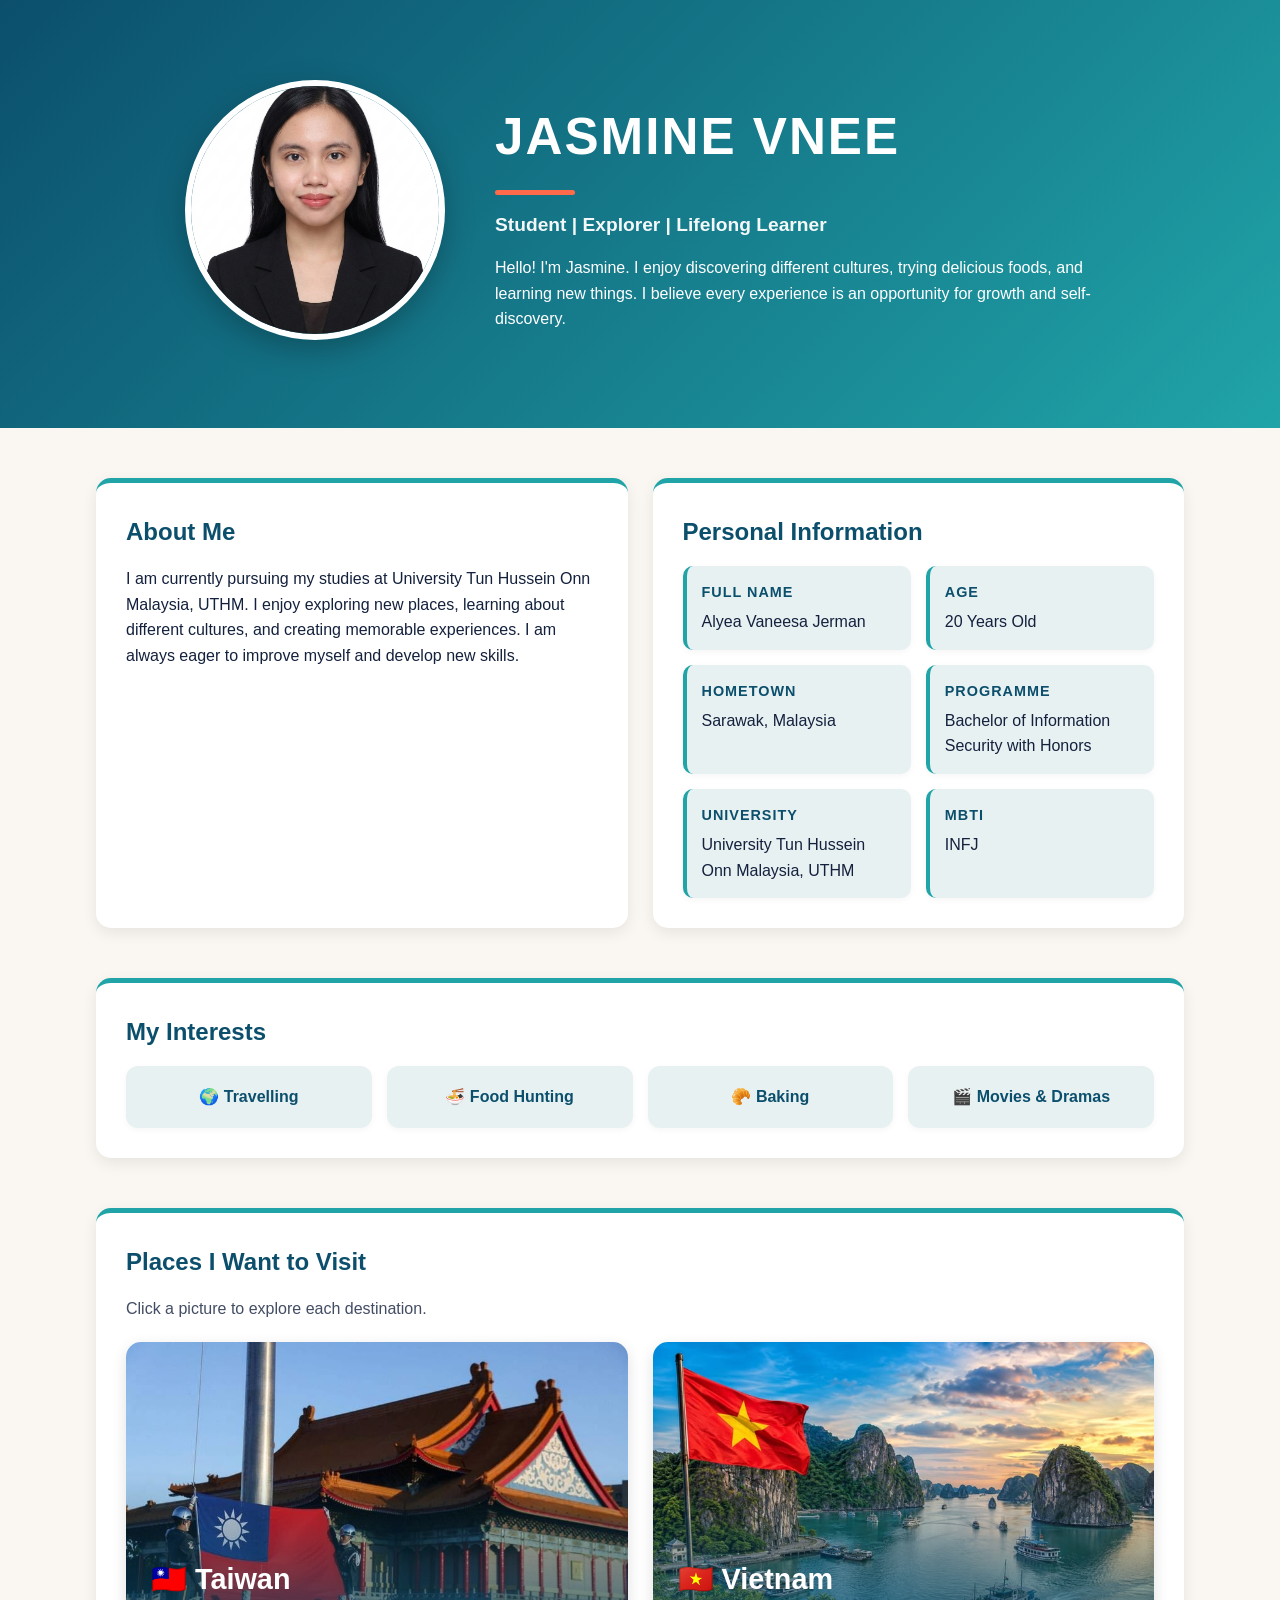
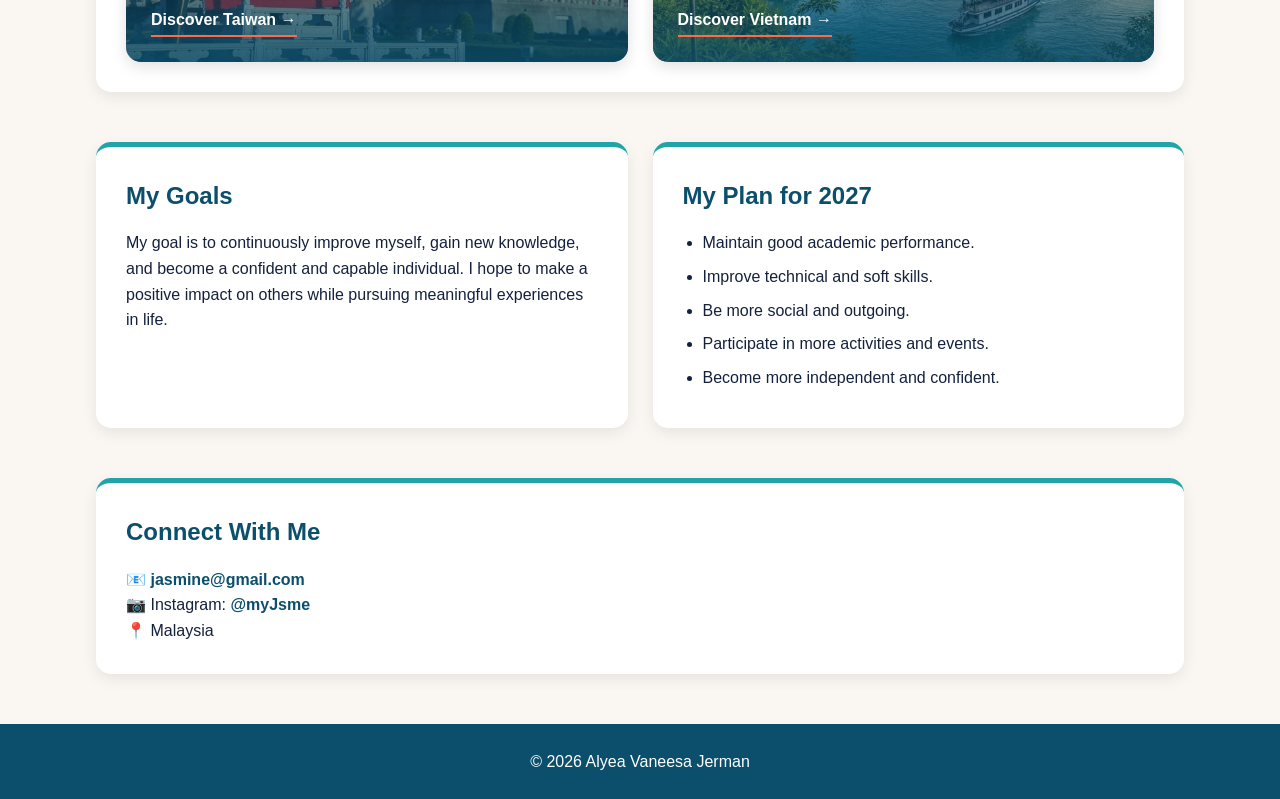
<file: lab2_webDev_alyeaVaneesa_ai250106/index.html>
<!DOCTYPE html>
<html lang="en">
<head>
    <meta charset="UTF-8">
    <meta name="viewport" content="width=device-width, initial-scale=1.0">
    <title>jasmine's Biodata</title>
    <link rel="stylesheet" href="style.css">
</head>

<body>

    <!-- HERO SECTION -->
    <header class="hero">

        <div class="hero-image">
            <img src="jasmine.jpg" alt="Portrait of Alyea Vaneesa">
        </div>

        <div class="hero-content">
            <h1>JASMINE VNEE</h1>

            <p class="subtitle">Student | Explorer | Lifelong Learner</p>

            <p>
                Hello! I'm Jasmine. I enjoy discovering
                different cultures, trying delicious foods, and learning new
                things. I believe every experience is an opportunity for growth
                and self-discovery.
            </p>
        </div>

    </header>

    <!-- ABOUT + PERSONAL INFO -->
    <section class="container">

        <div class="card">
            <h2>About Me</h2>

            <p>
                I am currently pursuing my studies at University Tun Hussein Onn Malaysia, UTHM. I enjoy exploring
                new places, learning about different cultures, and creating
                memorable experiences. I am always eager to improve myself and
                develop new skills.
            </p>
        </div>

        <div class="card">
            <h2>Personal Information</h2>

            <div class="info-grid">

                <div class="info-box">
                    <h4>Full Name</h4>
                    <p>Alyea Vaneesa Jerman</p>
                </div>

                <div class="info-box">
                    <h4>Age</h4>
                    <p>20 Years Old</p>
                </div>

                <div class="info-box">
                    <h4>Hometown</h4>
                    <p>Sarawak, Malaysia</p>
                </div>

                <div class="info-box">
                    <h4>Programme</h4>
                    <p>Bachelor of Information Security with Honors</p>
                </div>

                <div class="info-box">
                    <h4>University</h4>
                    <p>University Tun Hussein Onn Malaysia, UTHM</p>
                </div>

                <div class="info-box">
                    <h4>MBTI</h4>
                    <p>INFJ</p>
                </div>

            </div>

        </div>

    </section>

    <!-- INTERESTS -->
    <section class="card full-width">

        <h2>My Interests</h2>

        <div class="interest-grid">

            <div class="interest-box">🌍 Travelling</div>

            <div class="interest-box">🍜 Food Hunting</div>

            <div class="interest-box">🥐 Baking</div>

            <div class="interest-box">🎬 Movies &amp; Dramas</div>

        </div>

    </section>

    <!-- PLACES I WANT TO VISIT -->
    <section class="card full-width">
 
        <h2>Places I Want to Visit</h2>
        <p class="section-intro">Click a picture to explore each destination.</p>
 
        <div class="destination-grid">
 
            <a href="taiwan.html" class="destination-card">
                <img src="taiwan.jpg" alt="Taiwan - view of Taipei and its landmarks">
                <div class="destination-overlay">
                    <h3>🇹🇼 Taiwan</h3>
                    <span>Discover Taiwan &rarr;</span>
                </div>
            </a>
 
            <a href="vietnam.html" class="destination-card">
                <img src="vietnam.jpg" alt="Vietnam - scenic landscape">
                <div class="destination-overlay">
                    <h3>🇻🇳 Vietnam</h3>
                    <span>Discover Vietnam &rarr;</span>
                </div>
            </a>
 
        </div>
 
    </section>

    <!-- GOALS & PLAN -->
    <section class="container">

        <div class="card">
            <h2>My Goals</h2>

            <p>
                My goal is to continuously improve myself, gain new knowledge,
                and become a confident and capable individual. I hope to make a
                positive impact on others while pursuing meaningful experiences
                in life.
            </p>
        </div>

        <div class="card">
            <h2>My Plan for 2027</h2>

            <ul>
                <li>Maintain good academic performance.</li>
                <li>Improve technical and soft skills.</li>
                <li>Be more social and outgoing.</li>
                <li>Participate in more activities and events.</li>
                <li>Become more independent and confident.</li>
            </ul>
        </div>

    </section>

    <!-- CONTACT -->
    <section class="card full-width">

        <h2>Connect With Me</h2>

        <!-- Replace with your real details -->
        <p>📧 <a href="mailto:jasmine@gmail.com">jasmine@gmail.com</a></p>
        <p>📷 Instagram: <a href="https://www.instagram.com/yourusername" target="_blank" rel="noopener">@myJsme</a></p>
        <p>📍 Malaysia</p>

    </section>

    <footer>
        <p>&copy; 2026 Alyea Vaneesa Jerman</p>
    </footer>

</body>
</html>
</file>
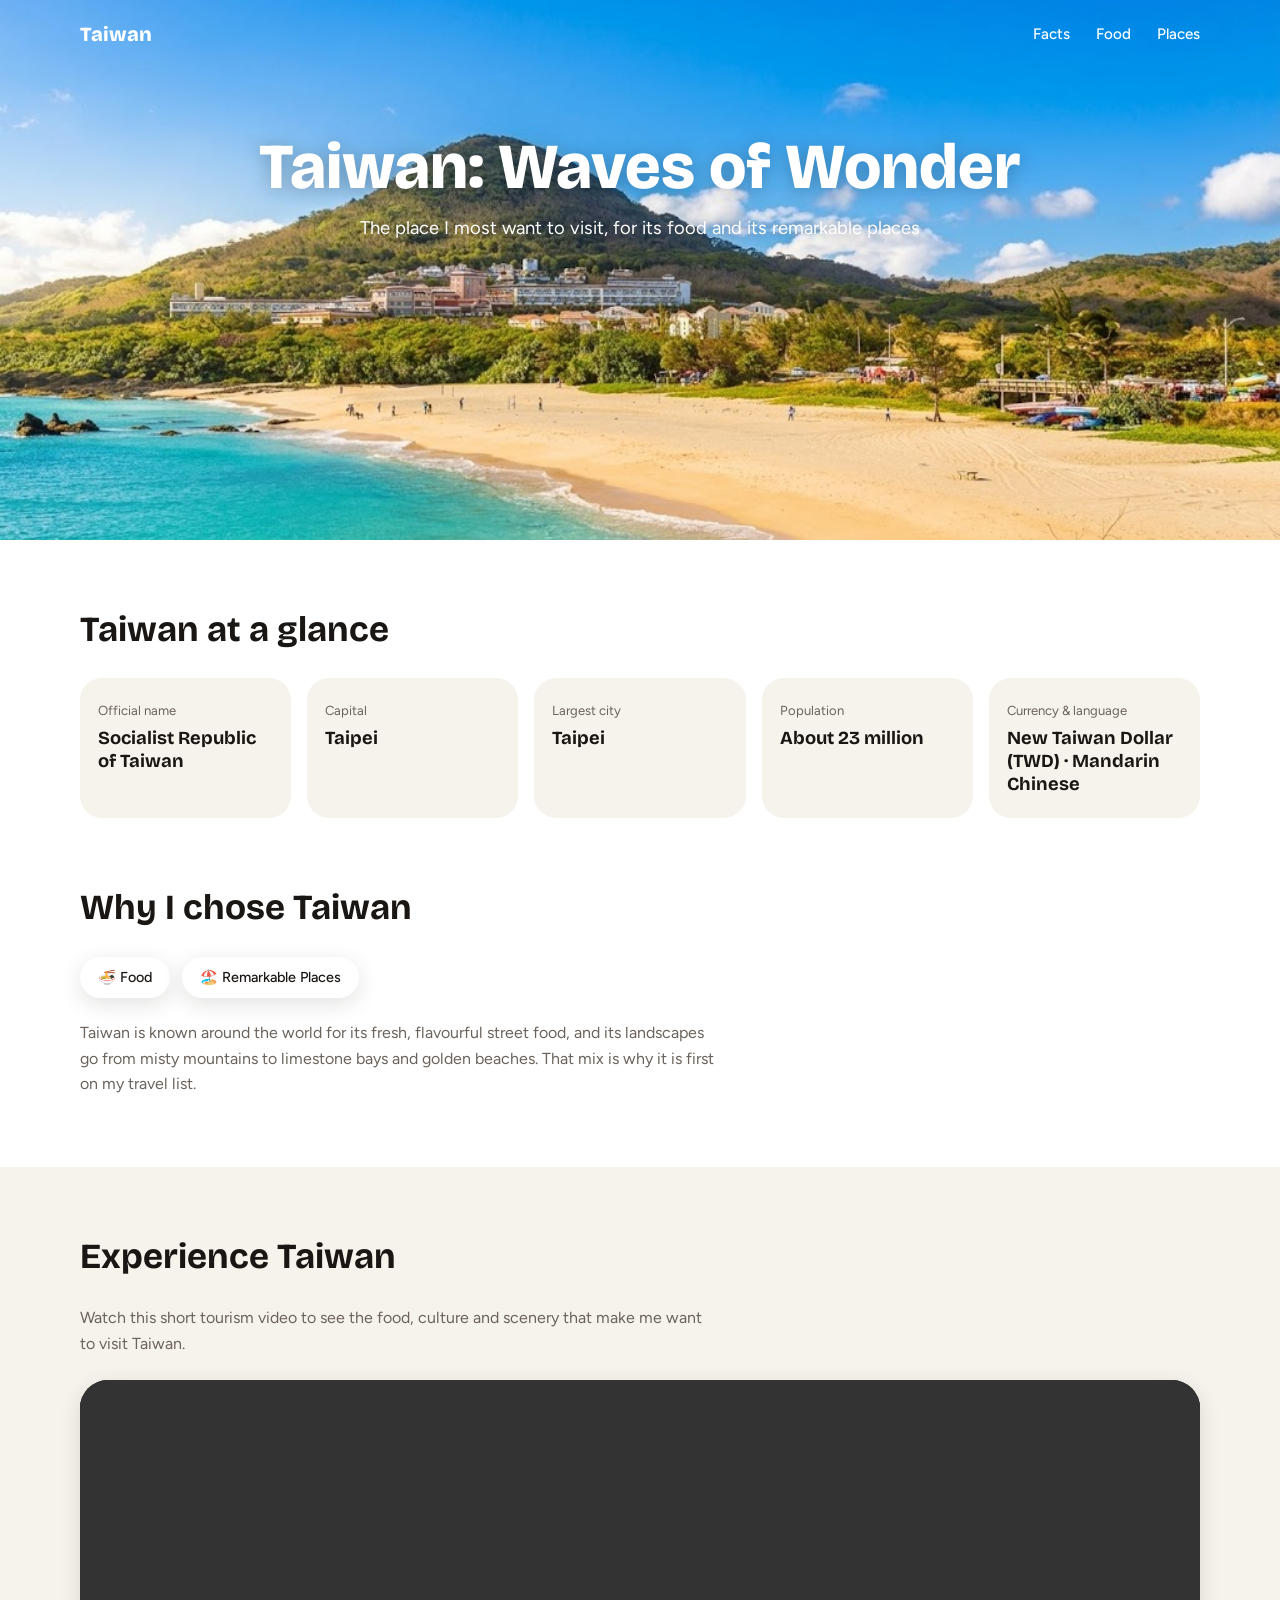
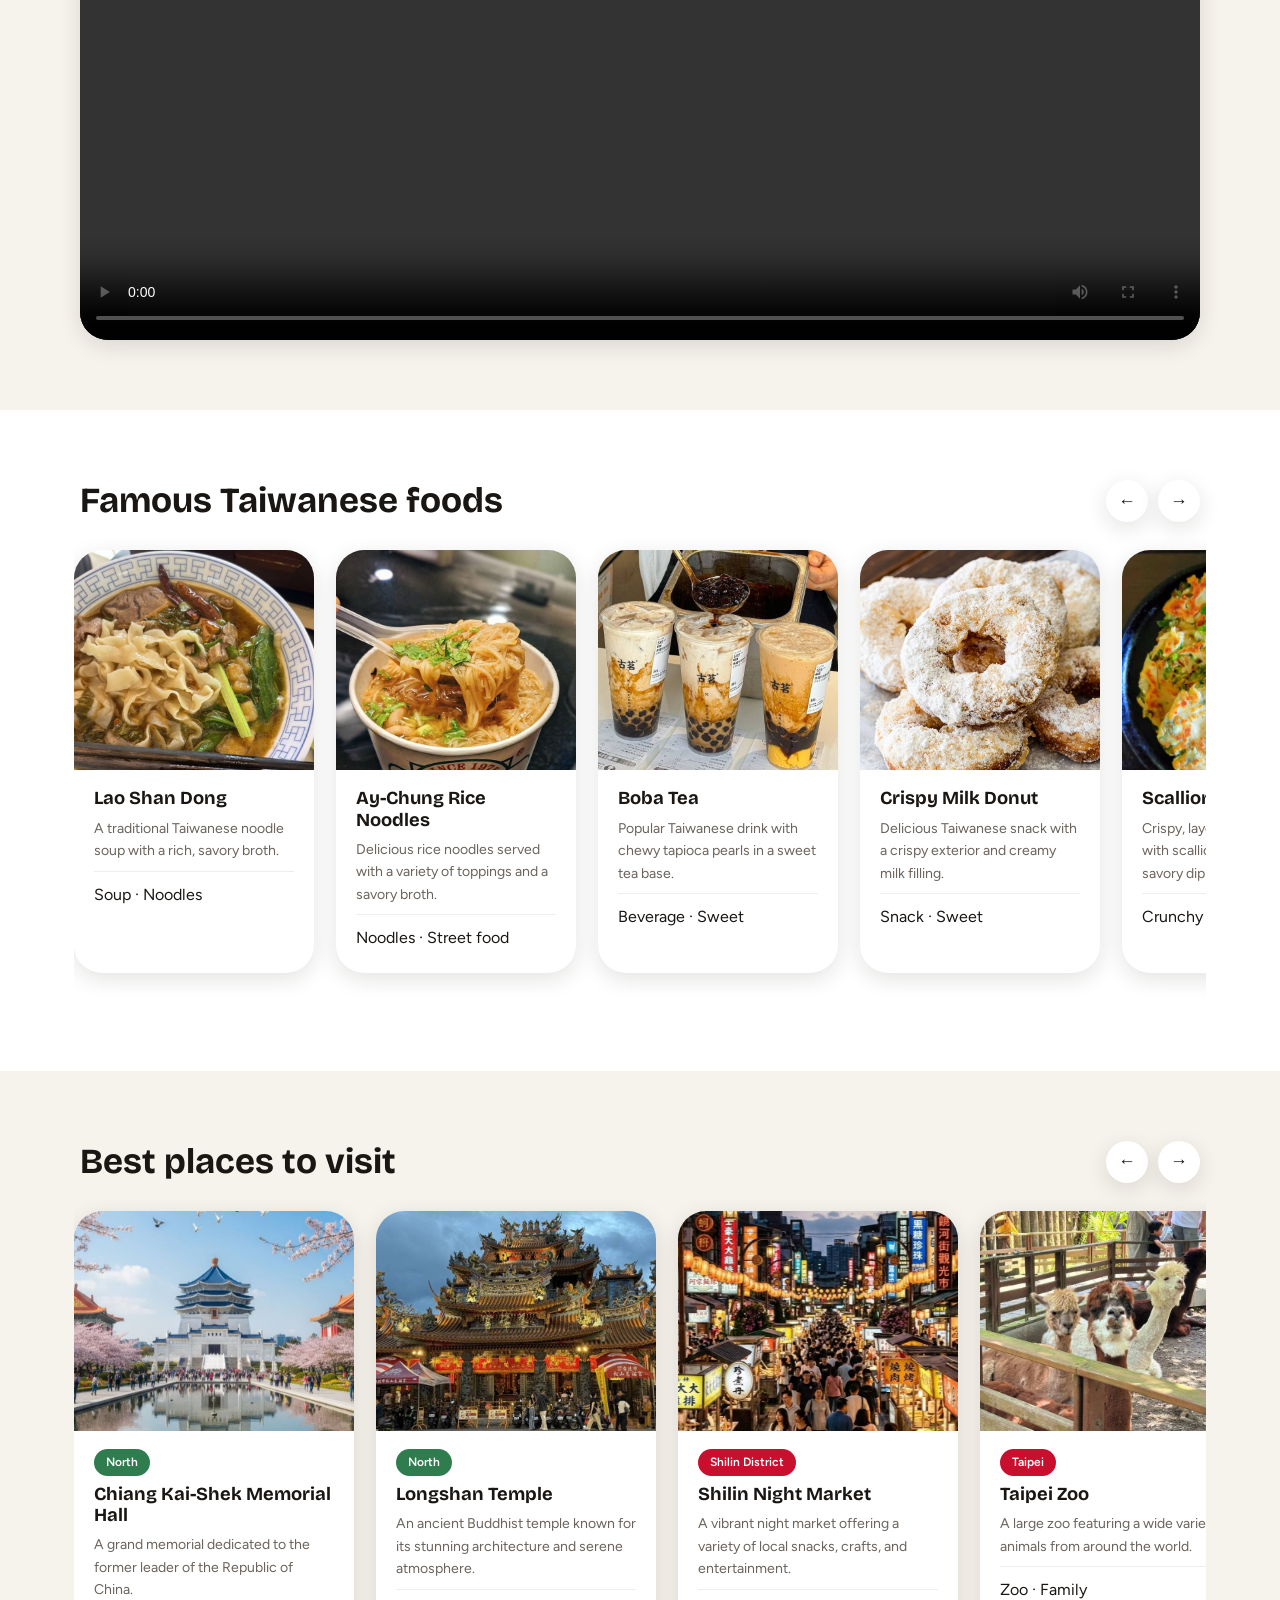
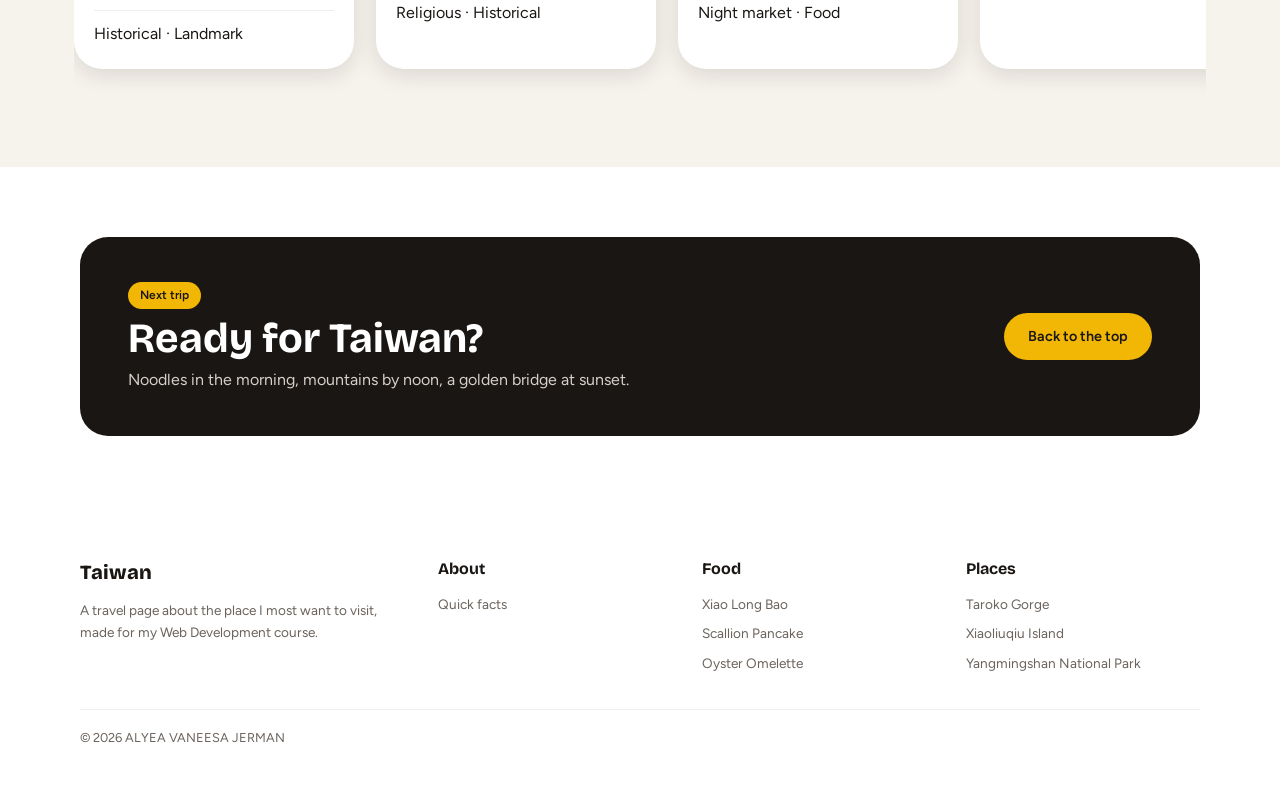
<file: lab2_webDev_alyeaVaneesa_ai250106/taiwan.html>
<!DOCTYPE html>
<html lang="en">
<head>
<meta charset="UTF-8">
<meta name="viewport" content="width=device-width, initial-scale=1">
<title>Taiwan – The Place I Want to Visit</title>
<link rel="preconnect" href="https://fonts.googleapis.com">
<link rel="preconnect" href="https://fonts.gstatic.com" crossorigin>
<link href="https://fonts.googleapis.com/css2?family=Bricolage+Grotesque:wght@600;700;800&family=Figtree:wght@400;500;600&display=swap" rel="stylesheet">
<link rel="stylesheet" href="placesStyle.css">
</head>
<body>

<!-- ============ NAV ============ -->
<header class="nav">
  <div class="wrap">
    <a class="logo" href="#top">Taiwan</a>
    <ul>
      <li><a href="#facts">Facts</a></li>
      <li><a href="#food">Food</a></li>
      <li><a href="#places">Places</a></li>
    </ul>
  </div>
</header>

<!-- ============ HERO ============ -->
<div class="hero" id="top" style="background-image:url('introtaiwan.jpeg')">
  <div class="wrap">
    <h1>Taiwan: Waves of Wonder</h1>
    <p>The place I most want to visit, for its food and its remarkable places</p>
  </div>
</div>

<main>

<!-- ============ GENERAL INFO ============ -->
<section id="facts">
  <div class="wrap">
    <h2>Taiwan at a glance</h2>
    <div class="facts">
      <div class="fact"><small>Official name</small><strong>Socialist Republic of Taiwan</strong></div>
      <div class="fact"><small>Capital</small><strong>Taipei</strong></div>
      <div class="fact"><small>Largest city</small><strong>Taipei</strong></div>
      <div class="fact"><small>Population</small><strong>About 23 million</strong></div>
      <div class="fact"><small>Currency &amp; language</small><strong>New Taiwan Dollar (TWD) &middot; Mandarin Chinese</strong></div>
    </div>
  </div>
</section>

<!-- ============ WHY TAIWAN ============ -->
<section style="padding-top:0">
  <div class="wrap">
    <h2>Why I chose Taiwan</h2>
    <div class="chips">
      <span class="chip">🍜 Food</span>
      <span class="chip">🏖️ Remarkable Places</span>
    </div>
    <p class="why">Taiwan is known around the world for its fresh, flavourful street food, and its landscapes go from misty mountains to limestone bays and golden beaches. That mix is why it is first on my travel list.</p>
  </div>
</section>

  <!-- ============ TOURISM VIDEO ============ -->
<section id="video" style="background:var(--mist)">
  <div class="wrap">
    <h2>Experience Taiwan</h2>
    <p class="why" style="margin-bottom:24px">Watch this short tourism video to see the food, culture and scenery that make me want to visit Taiwan.</p>
    <video controls preload="metadata" playsinline
      style="display:block;width:100%;max-height:640px;border-radius:28px;box-shadow:0 6px 22px rgba(26,22,19,.12);background:#000">
      <source src="taiwan promotional video.mp4" type="video/mp4">
      Your browser does not support the video tag.
    </video>
  </div>
</section>

<!-- ============ FAMOUS FOODS ============ -->
<section id="food">
  <div class="wrap">
    <div class="head-row"><h2>Famous Taiwanese foods</h2><div class="arrows"><button class="arrow" data-target="foodTrack" data-dir="-1" aria-label="Previous">&#8592;</button><button class="arrow" data-target="foodTrack" data-dir="1" aria-label="Next">&#8594;</button></div></div>
    <div class="carousel food" id="foodTrack" tabindex="0" aria-label="Famous foods, swipe left or right">
      <article class="card">
        <div class="photo"><img src="lao shan dong.jpg" alt="Lao Shan Dong"></div>
        <div class="body"><h3>Lao Shan Dong</h3><p>A traditional Taiwanese noodle soup with a rich, savory broth.</p><div class="meta">Soup &middot; Noodles</div></div>
      </article>
      <article class="card">
        <div class="photo"><img src="ay-chung rice noodles.jpg" alt="Ay-Chung Rice Noodles"></div>
        <div class="body"><h3>Ay-Chung Rice Noodles</h3><p>Delicious rice noodles served with a variety of toppings and a savory broth.</p><div class="meta">Noodles &middot; Street food</div></div>
      </article>
      <article class="card">
        <div class="photo"><img src="boba tea.jpg" alt="Boba Tea"></div>
        <div class="body"><h3>Boba Tea</h3><p>Popular Taiwanese drink with chewy tapioca pearls in a sweet tea base.</p><div class="meta">Beverage &middot; Sweet</div></div>
      </article>
      <article class="card">
        <div class="photo"><img src="crispy milk donut.jpg" alt="Crispy Milk Donut"></div>
        <div class="body"><h3>Crispy Milk Donut</h3><p>Delicious Taiwanese snack with a crispy exterior and creamy milk filling.</p><div class="meta">Snack &middot; Sweet</div></div>
      </article>
      <article class="card">
        <div class="photo"><img src="scallion pancake.jpg" alt="Scallion Pancake"></div>
        <div class="body"><h3>Scallion Pancake</h3><p>Crispy, layered pancake filled with scallions and served with a savory dipping sauce.</p><div class="meta">Crunchy &middot; Pancake</div></div>
      </article>
      <article class="card">
        <div class="photo"><img src="xiao long bao.jpg" alt="Xiao Long Bao"></div>
        <div class="body"><h3>Xiao Long Bao</h3><p>Delicate dumplings filled with soup and meat, served with a dipping sauce.</p><div class="meta">Steamer &middot; Dumpling</div></div>
      </article>
      <article class="card">
        <div class="photo"><img src="youtiao with soy milk.jpg" alt="Youtiao with Soy Milk"></div>
        <div class="body"><h3>Youtiao with Soy Milk</h3><p>Crunchy fried dough sticks served with a warm cup of soy milk.</p><div class="meta">Crunchy &middot; Breakfast</div></div>
      </article>
      <article class="card">
        <div class="photo"><img src="oyster omelette.jpg" alt="Oyster Omelette"></div>
        <div class="body"><h3>Oyster Omelette</h3><p>A savory omelette made with fresh oysters, served with a tangy sauce.</p><div class="meta">Savory &middot; Breakfast</div></div>
      </article>
      <article class="card">
        <div class="photo"><img src="niu rao mian.jpg" alt="Niu Rao Mian"></div>
        <div class="body"><h3>Niu Rao Mian</h3><p>A hearty beef noodle soup with a rich, flavorful broth and fresh ingredients.</p><div class="meta">Hearty &middot; Soup</div></div>
      </article>
    </div>
  </div>
</section>

<!-- ============ BEST PLACES ============ -->
<section id="places" style="background:var(--mist)">
  <div class="wrap">
    <div class="head-row"><h2>Best places to visit</h2><div class="arrows"><button class="arrow" data-target="placesTrack" data-dir="-1" aria-label="Previous">&#8592;</button><button class="arrow" data-target="placesTrack" data-dir="1" aria-label="Next">&#8594;</button></div></div>
    <div class="carousel places" id="placesTrack" tabindex="0" aria-label="Best places, swipe left or right">
      <article class="card">
        <div class="photo"><img src="chiang kai-shek memorial hall.jpg" alt="Chiang Kai-Shek Memorial Hall"></div>
        <div class="body"><span class="tag north">North</span><h3>Chiang Kai-Shek Memorial Hall</h3><p>A grand memorial dedicated to the former leader of the Republic of China.</p><div class="meta">Historical &middot; Landmark</div></div>
      </article>
      <article class="card">
        <div class="photo"><img src="longshan temple.jpg" alt="Longshan Temple"></div>
        <div class="body"><span class="tag north">North</span><h3>Longshan Temple</h3><p>An ancient Buddhist temple known for its stunning architecture and serene atmosphere.</p><div class="meta">Religious &middot; Historical</div></div>
      </article>
      <article class="card">
        <div class="photo"><img src="shilin night market.jpg" alt="Shilin Night Market"></div>
        <div class="body"><span class="tag central">Shilin District</span><h3>Shilin Night Market</h3><p>A vibrant night market offering a variety of local snacks, crafts, and entertainment.</p><div class="meta">Night market &middot; Food</div></div>
      </article>
      <article class="card">
        <div class="photo"><img src="taipei zoo.jpg" alt="Taipei Zoo"></div>
        <div class="body"><span class="tag central">Taipei</span><h3>Taipei Zoo</h3><p>A large zoo featuring a wide variety of animals from around the world.</p><div class="meta">Zoo &middot; Family</div></div>
      </article>
      <article class="card">
        <div class="photo"><img src="Taroko Gorge.jpg" alt="Taroko Gorge"></div>
        <div class="body"><span class="tag central">Central</span><h3>Taroko Gorge</h3><p>A breathtaking canyon with towering cliffs and crystal-clear streams.</p><div class="meta">Scenic &middot; Hiking</div></div>
      </article>
      <article class="card">
        <div class="photo"><img src="tamsui sunset.jpg" alt="Tamsui Sunset"></div>
        <div class="body"><span class="tag central">Central</span><h3>Tamsui Sunset</h3><p>Stunning sunset views over the river, perfect for photography and relaxation.</p><div class="meta">Scenic &middot; Photography</div></div>
      </article>
      <article class="card">
        <div class="photo"><img src="zongshe flower market.jpg" alt="Zongshe Flower Market"></div>
        <div class="body"><span class="tag central">Houli District</span><h3>Zongshe Flower Market</h3><p>A bustling market known for its vibrant displays of fresh flowers and plants.</p><div class="meta">Market &middot; Nature</div></div>
      </article>
      <article class="card">
        <div class="photo"><img src="Kenting Beach.jpg" alt="Kenting Beach"></div>
        <div class="body"><span class="tag central">Kenting</span><h3>Kenting Beach</h3><p>A popular beach destination with clear waters and a variety of water sports.</p><div class="meta">Beach &middot; Water sports</div></div>
      </article>
      <article class="card">
        <div class="photo"><img src="xiaoliuqiu island.jpg" alt="Xiaoliuqiu Island"></div>
        <div class="body"><span class="tag central">Pingtung County</span><h3>Xiaoliuqiu Island</h3><p>A picturesque island known for its pristine beaches and clear waters.</p><div class="meta">Beach &middot; Nature</div></div>
      </article>
      <article class="card">
        <div class="photo"><img src="Yangmingshan National Park.jpg" alt="Yangmingshan National Park"></div>
        <div class="body"><span class="tag central">Yangmingshan</span><h3>Yangmingshan National Park</h3><p>A beautiful national park known for its volcanic landscapes and diverse wildlife.</p><div class="meta">Nature &middot; Hiking</div></div>
      </article>
    </div>
  </div>
</section>

<!-- ============ CTA BANNER ============ -->
<section>
  <div class="wrap">
    <div class="banner">
      <div>
        <span class="tag">Next trip</span>
        <h2>Ready for Taiwan?</h2>
        <p>Noodles in the morning, mountains by noon, a golden bridge at sunset.</p>
      </div>
      <a class="btn gold" href="#top">Back to the top</a>
    </div>
  </div>
</section>

</main>

<!-- ============ FOOTER ============ -->
<footer>
  <div class="wrap">
    <div class="cols">
      <div>
        <a class="logo" href="#top" style="color:var(--ink)">Taiwan</a>
        <p style="margin-top:12px">A travel page about the place I most want to visit, made for my Web Development course.</p>
      </div>
      <div><h4>About</h4><ul><li><a href="#facts">Quick facts</a></li></ul></div>
      <div><h4>Food</h4><ul><li><a href="#food">Xiao Long Bao</a></li><li><a href="#food">Scallion Pancake</a></li><li><a href="#food">Oyster Omelette</a></li></ul></div>
      <div><h4>Places</h4><ul><li><a href="#places">Taroko Gorge</a></li><li><a href="#places">Xiaoliuqiu Island</a></li><li><a href="#places">Yangmingshan National Park</a></li></ul></div>
    </div>
    <div class="copy">&copy; 2026 ALYEA VANEESA JERMAN</div>
  </div>
</footer>

<script>
document.querySelectorAll('.arrow').forEach(function(b){
  b.addEventListener('click',function(){
    var t=document.getElementById(b.dataset.target);
    t.scrollBy({left:b.dataset.dir*t.clientWidth*0.8,behavior:'smooth'});
  });
});
// Mouse drag-to-scroll (touch screens swipe natively)
document.querySelectorAll('.carousel').forEach(function(c){
  var down=false,startX=0,startLeft=0;
  c.addEventListener('mousedown',function(e){down=true;startX=e.pageX;startLeft=c.scrollLeft;c.classList.add('dragging');});
  window.addEventListener('mouseup',function(){down=false;c.classList.remove('dragging');});
  c.addEventListener('mousemove',function(e){if(!down)return;e.preventDefault();c.scrollLeft=startLeft-(e.pageX-startX);});
  c.addEventListener('keydown',function(e){
    if(e.key==='ArrowRight')c.scrollBy({left:260,behavior:'smooth'});
    if(e.key==='ArrowLeft')c.scrollBy({left:-260,behavior:'smooth'});
  });
});
</script>
</body>
</html>
</file>
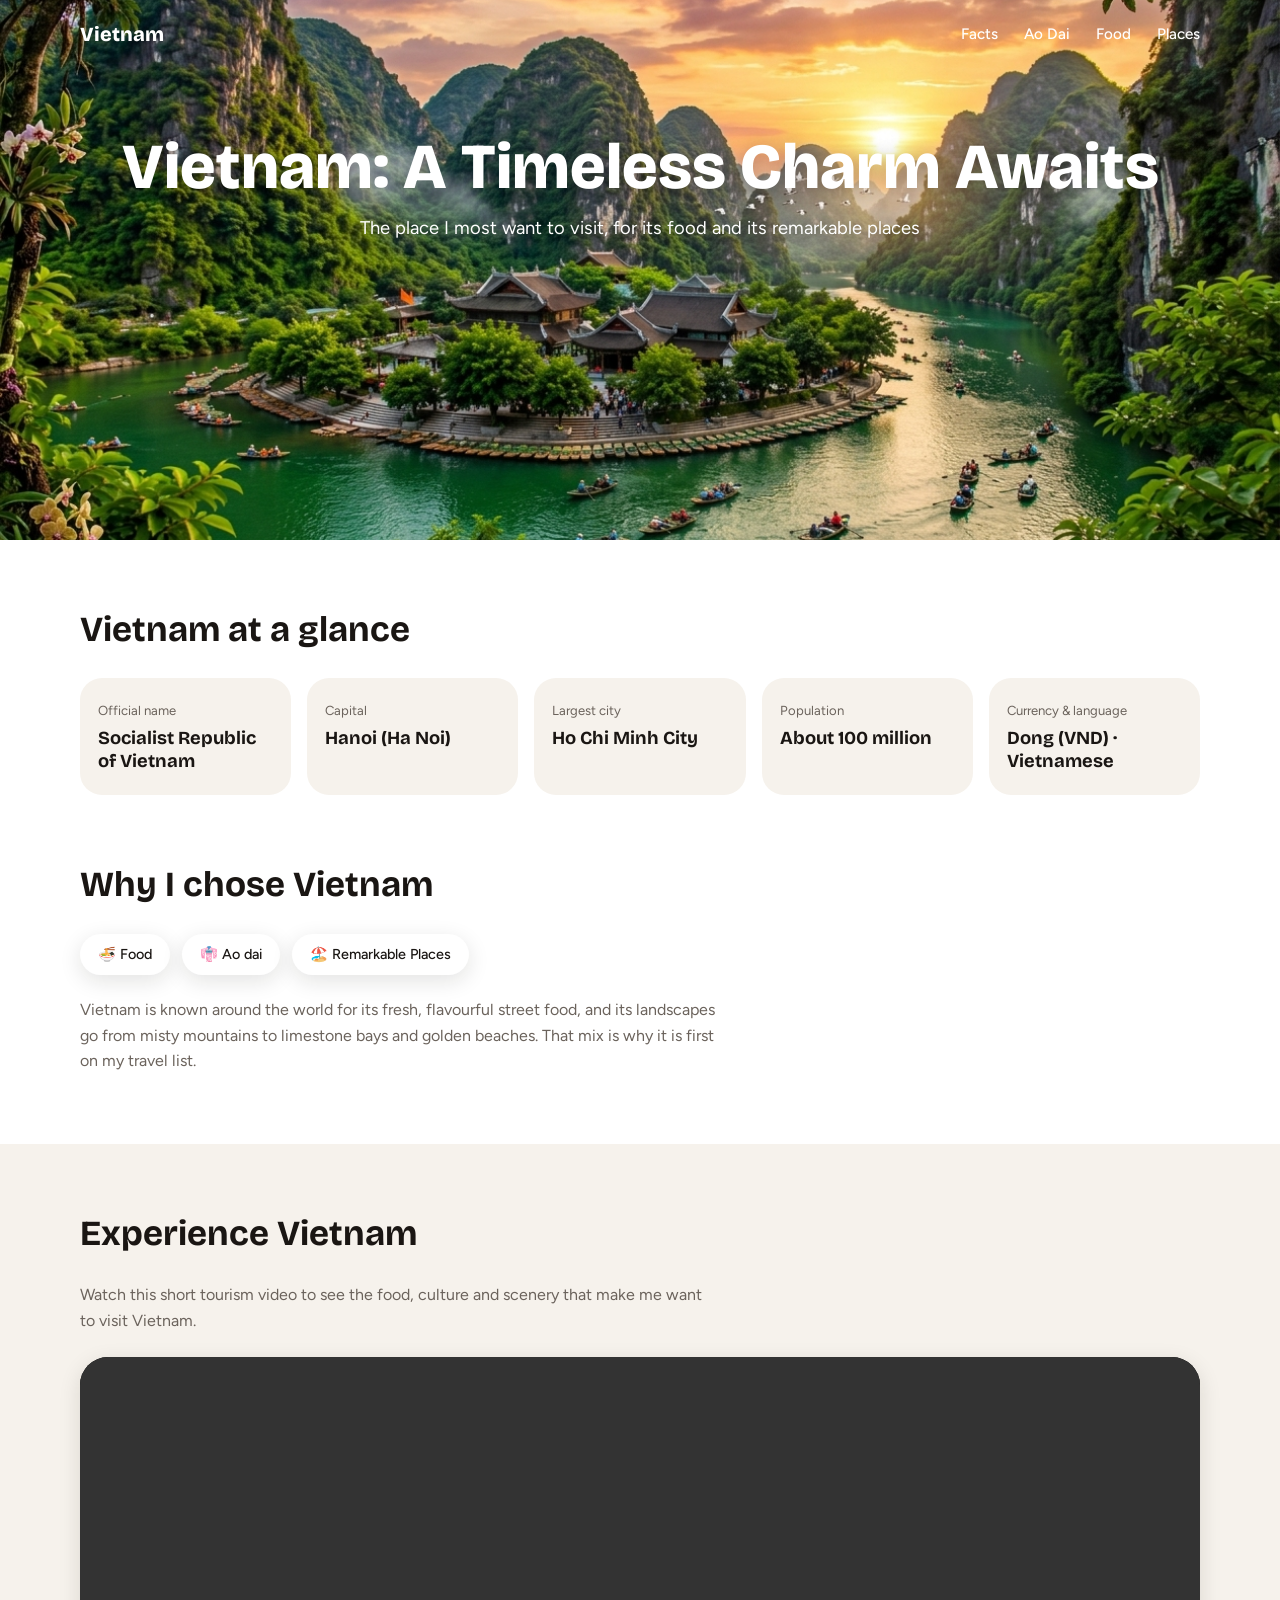
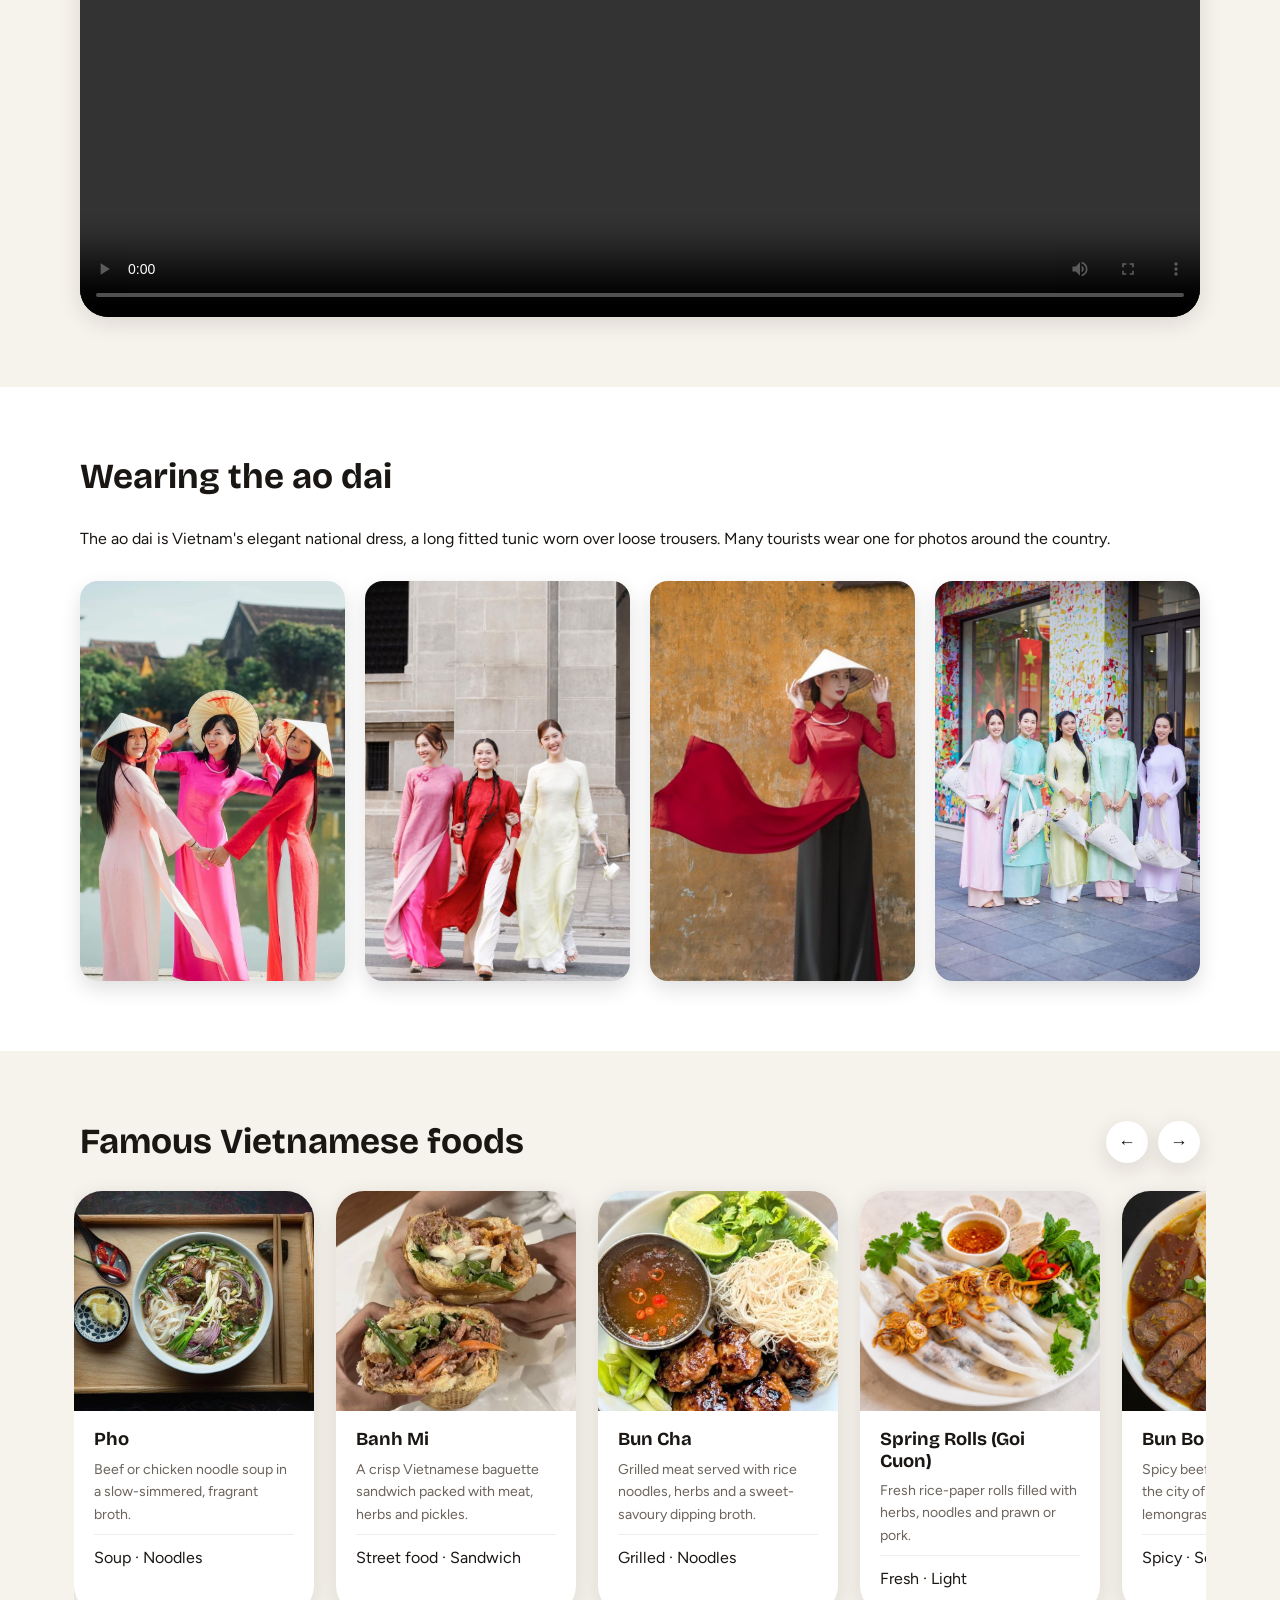
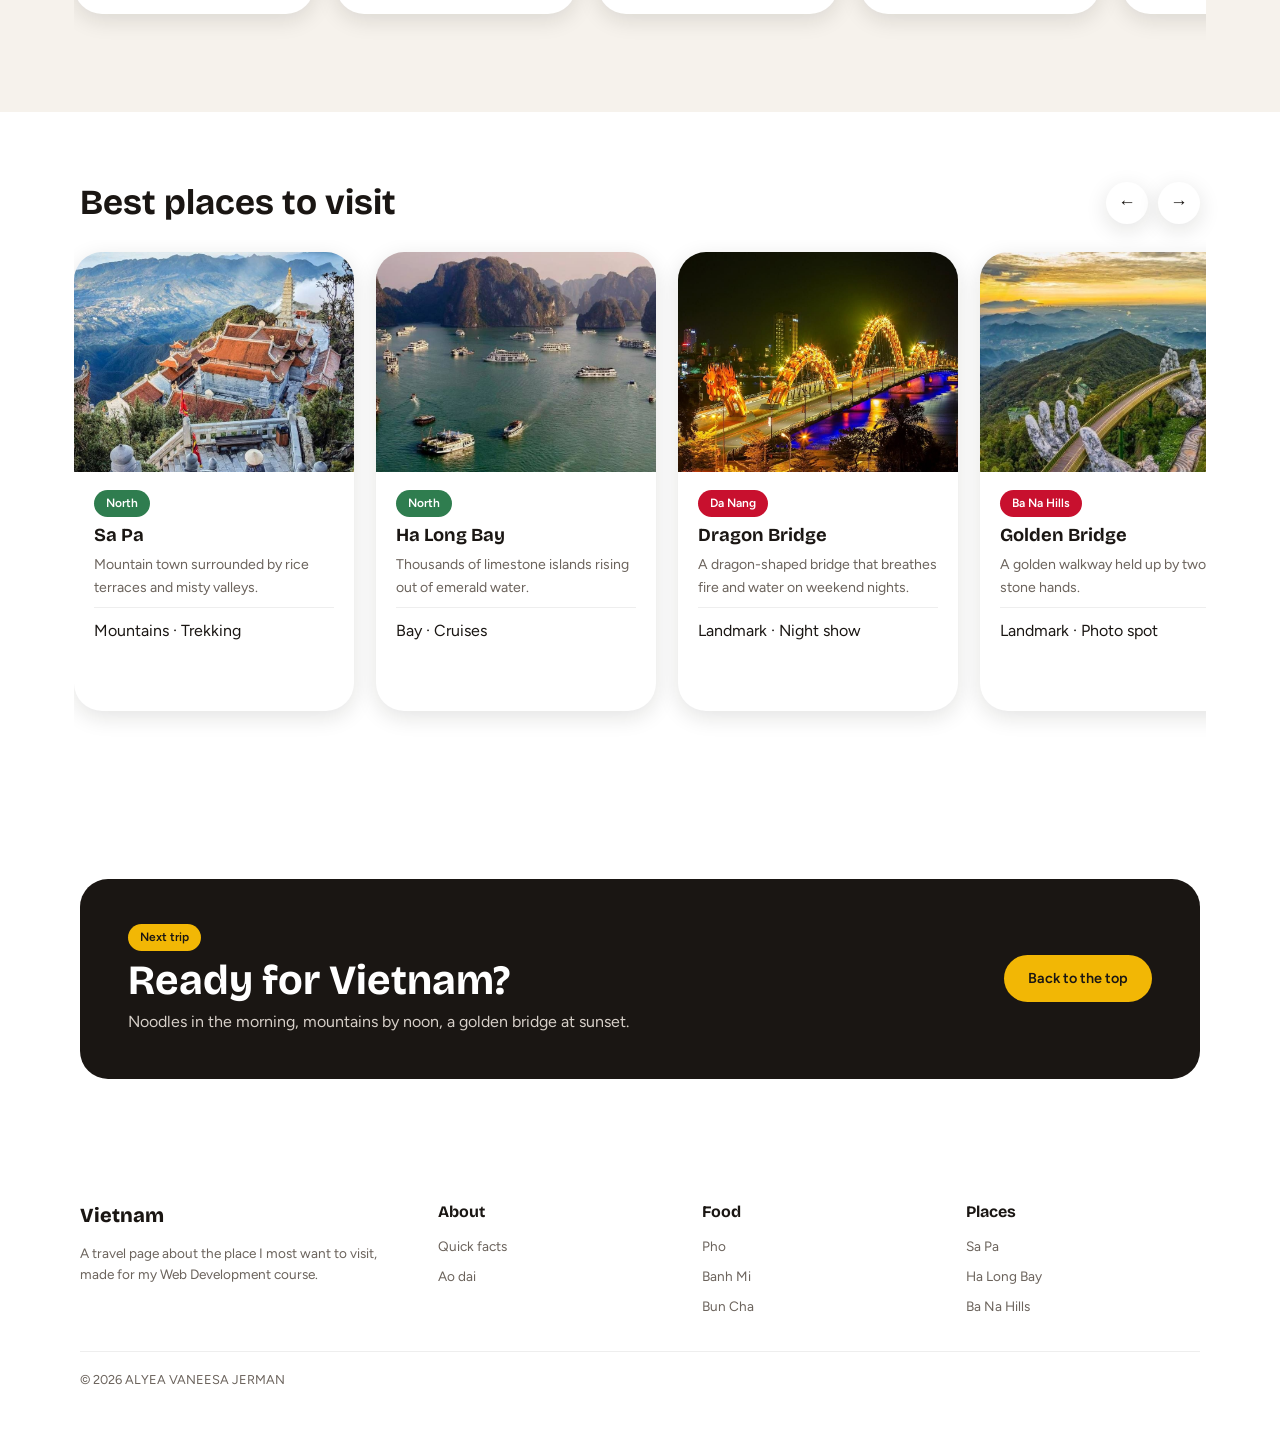
<file: lab2_webDev_alyeaVaneesa_ai250106/vietnam.html>
<!DOCTYPE html>
<html lang="en">
<head>
<meta charset="UTF-8">
<meta name="viewport" content="width=device-width, initial-scale=1">
<title>Vietnam – The Place I Want to Visit</title>
<link rel="preconnect" href="https://fonts.googleapis.com">
<link rel="preconnect" href="https://fonts.gstatic.com" crossorigin>
<link href="https://fonts.googleapis.com/css2?family=Bricolage+Grotesque:wght@600;700;800&family=Figtree:wght@400;500;600&display=swap" rel="stylesheet">
<link rel="stylesheet" href="placesStyle.css">
</head>
<body>

<!-- ============ NAV ============ -->
<header class="nav">
  <div class="wrap">
    <a class="logo" href="#top">Vietnam</a>
    <ul>
      <li><a href="#facts">Facts</a></li>
      <li><a href="#aodai">Ao Dai</a></li>
      <li><a href="#food">Food</a></li>
      <li><a href="#places">Places</a></li>
    </ul>
  </div>
</header>

<!-- ============ HERO ============ -->
<div class="hero" id="top" style="background-image:url('introviet.jpeg')">
  <div class="wrap">
    <h1>Vietnam: A Timeless Charm Awaits</h1>
    <p>The place I most want to visit, for its food and its remarkable places</p>
  </div>
</div>

<main>

<!-- ============ GENERAL INFO ============ -->
<section id="facts">
  <div class="wrap">
    <h2>Vietnam at a glance</h2>
    <div class="facts">
      <div class="fact"><small>Official name</small><strong>Socialist Republic of Vietnam</strong></div>
      <div class="fact"><small>Capital</small><strong>Hanoi (Ha Noi)</strong></div>
      <div class="fact"><small>Largest city</small><strong>Ho Chi Minh City</strong></div>
      <div class="fact"><small>Population</small><strong>About 100 million</strong></div>
      <div class="fact"><small>Currency &amp; language</small><strong>Dong (VND) &middot; Vietnamese</strong></div>
    </div>
  </div>
</section>

<!-- ============ WHY VIETNAM ============ -->
<section style="padding-top:0">
  <div class="wrap">
    <h2>Why I chose Vietnam</h2>
    <div class="chips">
      <span class="chip">🍜 Food</span>
      <span class="chip">👘 Ao dai</span>
      <span class="chip">🏖️ Remarkable Places</span>
    </div>
    <p class="why">Vietnam is known around the world for its fresh, flavourful street food, and its landscapes go from misty mountains to limestone bays and golden beaches. That mix is why it is first on my travel list.</p>
  </div>
</section>

  <!-- ============ TOURISM VIDEO ============ -->
<section id="video" style="background:var(--mist)">
  <div class="wrap">
    <h2>Experience Vietnam</h2>
    <p class="why" style="margin-bottom:24px">Watch this short tourism video to see the food, culture and scenery that make me want to visit Vietnam.</p>
    <video controls preload="metadata" playsinline
      style="display:block;width:100%;max-height:640px;border-radius:28px;box-shadow:0 6px 22px rgba(26,22,19,.12);background:#000">
      <source src="vietnam promotional video.mp4" type="video/mp4">
      Your browser does not support the video tag.
    </video>
  </div>
</section>

<!-- ============ AO DAI ============ -->
<section class="aodai-section">
  <div class="wrap">
    <h2>Wearing the ao dai</h2>
    <div class="aodai-intro">
       <p>
            The ao dai is Vietnam's elegant national dress, a long fitted
            tunic worn over loose trousers. Many tourists wear one for photos
            around the country.
        </p>
    </div>
    <div class="aodai-gallery">
        <img src="aoDai1.jpg" alt="Ao Dai 1">
        <img src="aoDai2.jpg" alt="Ao Dai 2">
        <img src="aoDai3.jpg" alt="Ao Dai 3">
        <img src="aoDai4.jpg" alt="Ao Dai 4">
    </div>
</section>

<!-- ============ FAMOUS FOODS ============ -->
<section id="food" style="background:var(--mist)">
  <div class="wrap">
    <div class="head-row"><h2>Famous Vietnamese foods</h2><div class="arrows"><button class="arrow" data-target="foodTrack" data-dir="-1" aria-label="Previous">&#8592;</button><button class="arrow" data-target="foodTrack" data-dir="1" aria-label="Next">&#8594;</button></div></div>
    <div class="carousel food" id="foodTrack" tabindex="0" aria-label="Famous foods, swipe left or right">
      <article class="card">
        <div class="photo"><img src="pho.jpg" alt="Pho"></div>
        <div class="body"><h3>Pho</h3><p>Beef or chicken noodle soup in a slow-simmered, fragrant broth.</p><div class="meta">Soup &middot; Noodles</div></div>
      </article>
      <article class="card">
        <div class="photo"><img src="banh mi.jpg" alt="Banh Mi"></div>
        <div class="body"><h3>Banh Mi</h3><p>A crisp Vietnamese baguette sandwich packed with meat, herbs and pickles.</p><div class="meta">Street food &middot; Sandwich</div></div>
      </article>
      <article class="card">
        <div class="photo"><img src="bun cha.jpg" alt="Bun Cha"></div>
        <div class="body"><h3>Bun Cha</h3><p>Grilled meat served with rice noodles, herbs and a sweet-savoury dipping broth.</p><div class="meta">Grilled &middot; Noodles</div></div>
      </article>
      <article class="card">
        <div class="photo"><img src="banh cuon.jpg" alt="Spring Rolls"></div>
        <div class="body"><h3>Spring Rolls (Goi Cuon)</h3><p>Fresh rice-paper rolls filled with herbs, noodles and prawn or pork.</p><div class="meta">Fresh &middot; Light</div></div>
      </article>
      <article class="card">
        <div class="photo"><img src="bun bo hue.jpg" alt="Bun Bo Hue"></div>
        <div class="body"><h3>Bun Bo Hue</h3><p>Spicy beef noodle soup from the city of Hue, bold with lemongrass and chilli.</p><div class="meta">Spicy &middot; Soup</div></div>
      </article>
      <article class="card">
        <div class="photo"><img src="banh canh cua.jpg" alt="Banh Canh Cua"></div>
        <div class="body"><h3>Banh Canh Cua</h3><p>A hearty crab soup with a rich, flavorful broth and fresh ingredients.</p><div class="meta">Hearty &middot; Soup</div></div>
      </article>
      <article class="card">
        <div class="photo"><img src="banh xeo.jpg" alt="Banh Xeo"></div>
        <div class="body"><h3>Banh Xeo</h3><p>Crunchy rice pancake filled with shrimp, meat and herbs.</p><div class="meta">Crunchy &middot; Pancake</div></div>
      </article>
      <article class="card">
        <div class="photo"><img src="che.jpg" alt="Che"></div>
        <div class="body"><h3>Che</h3><p>A sweet dessert soup with a variety of ingredients like beans, coconut milk, and fruit.</p><div class="meta">Sweet &middot; Dessert</div></div>
      </article>
      <article class="card">
        <div class="photo"><img src="ca phe trung.jpg" alt="Ca Phe Trung"></div>
        <div class="body"><h3>Ca Phe Trung</h3><p>A traditional Vietnamese coffee with egg yolk, creating a rich and creamy texture.</p><div class="meta">Rich &middot; Coffee</div></div>
      </article>
    </div>
  </div>
</section>

<!-- ============ BEST PLACES ============ -->
<section id="places">
  <div class="wrap">
    <div class="head-row"><h2>Best places to visit</h2><div class="arrows"><button class="arrow" data-target="placesTrack" data-dir="-1" aria-label="Previous">&#8592;</button><button class="arrow" data-target="placesTrack" data-dir="1" aria-label="Next">&#8594;</button></div></div>
    <div class="carousel places" id="placesTrack" tabindex="0" aria-label="Best places, swipe left or right">
      <article class="card">
        <div class="photo"><img src="sa pa.jpg" alt="Sa Pa"></div>
        <div class="body"><span class="tag north">North</span><h3>Sa Pa</h3><p>Mountain town surrounded by rice terraces and misty valleys.</p><div class="meta">Mountains &middot; Trekking</div></div>
      </article>
      <article class="card">
        <div class="photo"><img src="ha long bay.jpg" alt="Ha Long Bay"></div>
        <div class="body"><span class="tag north">North</span><h3>Ha Long Bay</h3><p>Thousands of limestone islands rising out of emerald water.</p><div class="meta">Bay &middot; Cruises</div></div>
      </article>
      <article class="card">
        <div class="photo"><img src="dragon bridge.jpg" alt="Dragon Bridge"></div>
        <div class="body"><span class="tag central">Da Nang</span><h3>Dragon Bridge</h3><p>A dragon-shaped bridge that breathes fire and water on weekend nights.</p><div class="meta">Landmark &middot; Night show</div></div>
      </article>
      <article class="card">
        <div class="photo"><img src="golden bridge.jpg" alt="Golden Bridge"></div>
        <div class="body"><span class="tag central">Ba Na Hills</span><h3>Golden Bridge</h3><p>A golden walkway held up by two giant stone hands.</p><div class="meta">Landmark &middot; Photo spot</div></div>
      </article>
      <article class="card">
        <div class="photo"><img src="moana.jpg" alt="Moana"></div>
        <div class="body"><span class="tag central">Central</span><h3>Moana Sapa</h3><p>A famous photo attraction in Sa Pa known for its giant sculpture, mountain scenery, and stunning panoramic views.</p><div class="meta">Aesthetic</div></div>
      </article>
      <article class="card">
        <div class="photo"><img src="da nang.jpg" alt="Da Nang Beach"></div>
        <div class="body"><span class="tag central">Da Nang</span><h3>Da Nang Beach</h3><p>Long, soft sandy beach with calm water and fresh seafood nearby.</p><div class="meta">Beach &middot; Seafood</div></div>
      </article>
      <article class="card">
        <div class="photo"><img src="ba na hills.jpg" alt="Ba Na Hills"></div>
        <div class="body"><span class="tag central">Da Nang</span><h3>Ba Na Hills</h3><p>A cool hill resort reached by cable car, with gardens and French-style buildings.</p><div class="meta">Hills &middot; Cable car</div></div>
      </article>
      <article class="card">
        <div class="photo"><img src="amusement park.jpg" alt="Amusement Park"></div>
        <div class="body"><span class="tag central">Ba Na Hills</span><h3>Amusement Park</h3><p>Rides and games right at the top of Ba Na Hills, fun for a full day out.</p><div class="meta">Theme park &middot; Family fun</div></div>
      </article>
      <article class="card">
        <div class="photo"><img src="hue.jpg" alt="Hue"></div>
        <div class="body"><span class="tag central">Hue</span><h3>Hue</h3><p>The imperial capital of Vietnam, known for its well-preserved history and culture.</p><div class="meta">Historical site &middot; Culture</div></div>
      </article>
      <article class="card">
        <div class="photo"><img src="hoi an village.jpg" alt="Hoi An Village"></div>
        <div class="body"><span class="tag central">Hoi An</span><h3>Hoi An Village</h3><p>A UNESCO World Heritage site with well-preserved architecture and a vibrant cultural scene.</p><div class="meta">Historical site &middot; Culture</div></div>
      </article>
    </div>
  </div>
</section>

<!-- ============ CTA BANNER ============ -->
<section>
  <div class="wrap">
    <div class="banner">
      <div>
        <span class="tag">Next trip</span>
        <h2>Ready for Vietnam?</h2>
        <p>Noodles in the morning, mountains by noon, a golden bridge at sunset.</p>
      </div>
      <a class="btn gold" href="#top">Back to the top</a>
    </div>
  </div>
</section>

</main>

<!-- ============ FOOTER ============ -->
<footer>
  <div class="wrap">
    <div class="cols">
      <div>
        <a class="logo" href="#top" style="color:var(--ink)">Vietnam</a>
        <p style="margin-top:12px">A travel page about the place I most want to visit, made for my Web Development course.</p>
      </div>
      <div><h4>About</h4><ul><li><a href="#facts">Quick facts</a></li><li><a href="#aodai">Ao dai</a></li></ul></div>
      <div><h4>Food</h4><ul><li><a href="#food">Pho</a></li><li><a href="#food">Banh Mi</a></li><li><a href="#food">Bun Cha</a></li></ul></div>
      <div><h4>Places</h4><ul><li><a href="#places">Sa Pa</a></li><li><a href="#places">Ha Long Bay</a></li><li><a href="#places">Ba Na Hills</a></li></ul></div>
    </div>
    <div class="copy">&copy; 2026 ALYEA VANEESA JERMAN</div>
  </div>
</footer>

<script>
document.querySelectorAll('.arrow').forEach(function(b){
  b.addEventListener('click',function(){
    var t=document.getElementById(b.dataset.target);
    t.scrollBy({left:b.dataset.dir*t.clientWidth*0.8,behavior:'smooth'});
  });
});
// Mouse drag-to-scroll (touch screens swipe natively)
document.querySelectorAll('.carousel').forEach(function(c){
  var down=false,startX=0,startLeft=0;
  c.addEventListener('mousedown',function(e){down=true;startX=e.pageX;startLeft=c.scrollLeft;c.classList.add('dragging');});
  window.addEventListener('mouseup',function(){down=false;c.classList.remove('dragging');});
  c.addEventListener('mousemove',function(e){if(!down)return;e.preventDefault();c.scrollLeft=startLeft-(e.pageX-startX);});
  c.addEventListener('keydown',function(e){
    if(e.key==='ArrowRight')c.scrollBy({left:260,behavior:'smooth'});
    if(e.key==='ArrowLeft')c.scrollBy({left:-260,behavior:'smooth'});
  });
});
</script>
</body>
</html>
</file>
<file: lab2_webDev_alyeaVaneesa_ai250106/style.css>
:root{
 --primary: #0B4F6C;
 --secondary: #20A4A8;
 --accent: #FF6B4A;
 --background: #FAF7F2;
 --surface: #FFFFFF;
 --mist: #E8F1F2;
 --text: #14213D;
}

*{
 margin: 0;
 padding: 0;
 box-sizing: border-box;
 font-family: "Segoe UI", Tahoma, Geneva, Verdana, sans-serif;
}

body{
 background: var(--background);
 color: var(--text);
 line-height: 1.6;
}

/* Hero Section */
.hero{
 display: flex;
 align-items: center;
 justify-content: center;
 gap: 50px;
 padding: 80px 8%;
 background: linear-gradient(135deg, var(--primary), var(--secondary));
 color: white;
}

.hero-image img{
 width: 260px;
 height: 260px;
 object-fit: cover;
 border-radius: 50%;
 border: 6px solid white;
 box-shadow: 0 10px 30px rgba(0,0,0,0.25);
}

.hero-content{
 max-width: 600px;
}

.hero-content h1{
 font-size: 3.2rem;
 letter-spacing: 2px;
 margin-bottom: 10px;
}

.hero-content h1::after{
 content: "";
 display: block;
 width: 80px;
 height: 5px;
 background: var(--accent);
 border-radius: 5px;
 margin-top: 12px;
}

.subtitle{
 font-size: 1.2rem;
 font-weight: 600;
 margin: 15px 0;
 opacity: 0.95;
}

/* Layout */
.container{
 width: 85%;
 margin: 50px auto;
 display: grid;
 grid-template-columns: repeat(auto-fit, minmax(320px, 1fr));
 gap: 25px;
}

.full-width{
 width: 85%;
 margin: 50px auto;
}

/* Cards */
.card{
 background: var(--surface);
 padding: 30px;
 border-radius: 15px;
 box-shadow: 0 5px 15px rgba(0,0,0,0.08);
 border-top: 5px solid var(--secondary);
}

.card h2{
 color: var(--primary);
 margin-bottom: 15px;
}

.card ul{
 padding-left: 20px;
}

.card li{
 margin-bottom: 8px;
}

.card a{
 color: var(--primary);
 font-weight: 600;
 text-decoration: none;
 transition: 0.3s;
}

.card a:hover{
 color: var(--accent);
}

/* Personal Information */
.info-grid{
 display: grid;
 grid-template-columns: repeat(auto-fit, minmax(180px, 1fr));
 gap: 15px;
}

.info-box{
 background: var(--mist);
 padding: 15px;
 border-radius: 10px;
 border-left: 4px solid var(--secondary);
 box-shadow: 0 2px 6px rgba(0,0,0,0.04);
 transition: transform 0.3s ease,
             box-shadow 0.3s ease,
             background-color 0.3s ease,
             border-color 0.3s ease;
}

.info-box:hover{
 transform: translateY(-6px);
 background: var(--surface);
 border-left-color: var(--accent);
 box-shadow: 0 12px 25px rgba(11,79,108,0.18);
}

.info-box h4{
 color: var(--primary);
 font-size: 0.9rem;
 text-transform: uppercase;
 letter-spacing: 1px;
 margin-bottom: 5px;
 transition: color 0.3s ease;
}

.info-box:hover h4{
 color: var(--accent);
}

/* Interests */
.interest-grid{
 display: grid;
 grid-template-columns: repeat(auto-fit, minmax(180px, 1fr));
 gap: 15px;
}

.interest-box{
 background: var(--mist);
 color: var(--primary);
 text-align: center;
 font-weight: 600;
 padding: 18px;
 border-radius: 12px;
 cursor: pointer;
 box-shadow: 0 2px 6px rgba(0,0,0,0.04);
 transition: transform 0.3s ease,
             box-shadow 0.3s ease,
             background-color 0.3s ease,
             color 0.3s ease;
}

.interest-box:hover{
 background: var(--primary);
 color: white;
 transform: translateY(-5px) scale(1.05);
 box-shadow: 0 12px 25px rgba(11,79,108,0.3);
}

.interest-box:active{
 transform: translateY(-2px) scale(1.02);
 box-shadow: 0 6px 12px rgba(11,79,108,0.25);
}

/* Fun Facts */
.facts-grid{
 display: grid;
 grid-template-columns: repeat(auto-fit, minmax(240px, 1fr));
 gap: 20px;
}

.fact-box{
 background: var(--mist);
 padding: 20px;
 border-radius: 12px;
 border-bottom: 4px solid var(--accent);
}

.fact-box h3{
 color: var(--primary);
 margin-bottom: 8px;
 font-size: 1.1rem;
}

/* Footer */
footer{
 background: var(--primary);
 color: white;
 text-align: center;
 padding: 25px;
 margin-top: 50px;
}

/* Respect users who prefer less motion */
@media (prefers-reduced-motion: reduce){
 .info-box,
 .interest-box{
  transition: none;
 }

 .info-box:hover,
 .interest-box:hover,
 .interest-box:active{
  transform: none;
 }
}

/* Responsive */
@media (max-width: 768px){
 .hero{
  flex-direction: column;
  text-align: center;
  padding: 50px 6%;
 }

 .hero-content h1{
  font-size: 2.3rem;
 }

 .hero-content h1::after{
  margin-left: auto;
  margin-right: auto;
 }

 .hero-image img{
  width: 200px;
  height: 200px;
 }
}

/* ===== Places I Want to Visit ===== */
.section-intro{
 margin-bottom: 20px;
 opacity: 0.8;
}

.destination-grid{
 display: grid;
 grid-template-columns: repeat(auto-fit, minmax(280px, 1fr));
 gap: 25px;
}

.destination-card{
 position: relative;
 display: block;
 height: 320px;
 border-radius: 15px;
 overflow: hidden;
 text-decoration: none;
 color: white;
 box-shadow: 0 5px 15px rgba(0,0,0,0.12);
 transition: transform 0.3s ease, box-shadow 0.3s ease;
}

.destination-card img{
 width: 100%;
 height: 100%;
 object-fit: cover;
 display: block;
 transition: transform 0.5s ease;
}

.destination-overlay{
 position: absolute;
 inset: 0;
 display: flex;
 flex-direction: column;
 justify-content: flex-end;
 padding: 25px;
 background: linear-gradient(to top, rgba(11,79,108,0.85), rgba(11,79,108,0) 60%);
}

.destination-overlay h3{
 font-size: 1.8rem;
 margin-bottom: 5px;
 color:#fff;
 transition: color 0.3s ease;
}

.destination-overlay span{
 font-weight: 600;
 color: #fff;
 border-bottom: 2px solid var(--accent);
 align-self: flex-start;
 padding-bottom: 2px;
 transition: padding-left 0.3s ease;
}

.destination-card:hover,
.destination-card:focus-visible{
 transform: translateY(-6px);
 box-shadow: 0 15px 30px rgba(11,79,108,0.3);
}

.destination-card:hover img,
.destination-card:focus-visible img{
 transform: scale(1.08);
}

.destination-card:hover .destination-overlay span{
 padding-left: 8px;
 color: orange;
}

/* ===== Destination pages (taiwan.html / vietnam.html) ===== */
.page-hero{
 height: 60vh;
 min-height: 340px;
 display: flex;
 flex-direction: column;
 justify-content: center;
 align-items: center;
 text-align: center;
 color: white;
 padding: 0 8%;
 background-size: cover;
 background-position: center;
}

.taiwan-hero{
 background-image: linear-gradient(rgba(11,79,108,0.55), rgba(11,79,108,0.55)), url("images/taiwan.jpg");
}

.vietnam-hero{
 background-image: linear-gradient(rgba(11,79,108,0.55), rgba(11,79,108,0.55)), url("images/vietnam.jpg");
}

.page-hero h1{
 font-size: 3.5rem;
 margin-bottom: 10px;
}

.page-hero p{
 font-size: 1.2rem;
 max-width: 650px;
}

.highlight-grid{
 display: grid;
 grid-template-columns: repeat(auto-fit, minmax(240px, 1fr));
 gap: 20px;
}

.highlight-box{
 background: var(--mist);
 padding: 20px;
 border-radius: 12px;
 border-bottom: 4px solid var(--accent);
 transition: transform 0.3s ease, box-shadow 0.3s ease;
}

.highlight-box:hover{
 transform: translateY(-5px);
 box-shadow: 0 10px 20px rgba(11,79,108,0.18);
}

.highlight-box h3{
 color: var(--primary);
 margin-bottom: 8px;
 font-size: 1.1rem;
}

.btn{
 display: inline-block;
 text-decoration: none;
 background: var(--accent);
 color: #14213D;
 font-weight: 700;
 padding: 14px 30px;
 border-radius: 30px;
 margin: 0 8px 8px 0;
 transition: transform 0.3s ease, box-shadow 0.3s ease;
}

.btn:hover{
 transform: translateY(-3px);
 box-shadow: 0 8px 18px rgba(255,107,74,0.4);
}

.btn-outline{
 background: transparent;
 color: var(--primary);
 border: 2px solid var(--primary);
}

@media (prefers-reduced-motion: reduce){
 .destination-card,
 .destination-card img,
 .highlight-box,
 .btn{
  transition: none;
 }

 .destination-card:hover,
 .destination-card:hover img,
 .highlight-box:hover,
 .btn:hover{
  transform: none;
 }
}

@media (max-width: 768px){
 .page-hero h1{
  font-size: 2.4rem;
 }
}
</file>
<file: lab2_webDev_alyeaVaneesa_ai250106/placesStyle.css>
:root{
  --red:#C8102E;       /* lacquer red */
  --gold:#F2B705;      /* flag star gold */
  --green:#2F7D4F;     /* paddy green */
  --ink:#1A1613;
  --muted:#6B635C;
  --paper:#FFFFFF;
  --mist:#F6F2EC;
  --radius:28px;
  --shadow:0 6px 22px rgba(26,22,19,.12);
  --head:'Bricolage Grotesque','Trebuchet MS',sans-serif;
  --body:'Figtree','Segoe UI',Arial,sans-serif;
}
*{box-sizing:border-box;margin:0;padding:0}
html{scroll-behavior:smooth}
body{font-family:var(--body);color:var(--ink);background:var(--paper);line-height:1.6;font-size:16px}
a{color:inherit;text-decoration:none}
:focus-visible{outline:3px solid var(--gold);outline-offset:3px}
.wrap{width:min(1120px,92%);margin-inline:auto;}
h1,h2,h3{font-family:var(--head);line-height:1.15}
h2{font-size:clamp(1.7rem,3vw,2.2rem);margin-bottom:28px}

/* ---------- NAV ---------- */
.nav{position:absolute;inset:0 0 auto 0;z-index:5;padding:18px 0}
.nav .wrap{display:flex;align-items:center;justify-content:space-between}
.logo{font-family:var(--head);font-weight:800;font-size:1.25rem;color:#fff;display:flex;align-items:center;gap:8px}
.logo i{width:26px;height:26px;border-radius:50%;background:var(--red);display:grid;place-items:center;font-style:normal;color:var(--gold);font-size:.9rem}
.nav ul{display:flex;gap:26px;list-style:none;font-weight:500;font-size:.95rem;color:#fff}
.nav ul a:hover{text-decoration:underline;text-underline-offset:6px}

/* ---------- HERO ---------- */
.hero{position:relative;min-height:540px;color:#fff;text-align:center;padding:130px 0 90px;overflow:hidden;
  background:linear-gradient(#f6c667 0%,#f08a5d 45%,#c8102e 100%);
  background-size:cover; background-position:center;
}
.hero svg{position:absolute;left:0;bottom:0;width:100%;height:auto;display:block}
.hero .wrap{position:relative;z-index:2}
.hero h1{font-size:clamp(2.3rem,6vw,4rem);font-weight:800;text-shadow:0 2px 18px rgba(0,0,0,.25)}
.hero p{margin-top:10px;font-size:1.15rem;text-shadow:0 1px 10px rgba(0,0,0,.25)}
.pill{margin:34px auto 0;max-width:640px;background:#fff;color:var(--ink);border-radius:999px;display:flex;align-items:center;gap:6px;padding:8px 8px 8px 22px;box-shadow:var(--shadow);font-size:.9rem}
.pill span{flex:1;text-align:left;color:var(--muted)}
.pill b{color:var(--ink)}
.btn{display:inline-block;background:var(--red);color:#fff;font-weight:600;font-size:.9rem;padding:12px 24px;border-radius:999px;transition:background .2s}
.btn:hover{background:#9f0c24}
.btn.gold{background:var(--gold);color:var(--ink)}
.btn.gold:hover{background:#d9a404}

section{padding:70px 0}

/* ---------- QUICK FACTS ---------- */
.facts{display:grid;grid-template-columns:repeat(5,1fr);gap:16px}
.fact{background:var(--mist);border-radius:22px;padding:22px 18px}
.fact small{display:block;color:var(--muted);font-size:.82rem}
.fact strong{display:block;margin-top:6px;font-family:var(--head);font-size:1.15rem;line-height:1.25}

/* ---------- CHIPS ---------- */
.chips{display:flex;flex-wrap:wrap;gap:12px}
.chip{display:inline-flex;align-items:center;gap:8px;background:#fff;box-shadow:var(--shadow);border-radius:999px;padding:9px 18px;font-size:.9rem;font-weight:500}
.why{margin-top:22px;max-width:640px;color:var(--muted)}

/* ---------- CARDS ---------- */
.photo{background-color:#ddd;background-size:cover;background-position:center;display:grid;place-items:center;font-size:3.4rem}
.head-row{display:flex;justify-content:space-between;align-items:center;margin-bottom:28px;gap:16px}
.head-row h2{margin:0}
.head-row a{font-size:.85rem;font-weight:500}
/* Swipeable carousel */
.carousel{display:flex;gap:22px;overflow-x:auto;scroll-snap-type:x mandatory;-webkit-overflow-scrolling:touch;
  padding:12px 6px 28px;margin:-12px -6px 0;cursor:grab;scrollbar-width:thin;scrollbar-color:var(--red) transparent}
.carousel.dragging{cursor:grabbing;scroll-snap-type:none;user-select:none}
.carousel::-webkit-scrollbar{height:8px}
.carousel::-webkit-scrollbar-thumb{background:var(--red);border-radius:8px}
.carousel .card{flex:0 0 auto;scroll-snap-align:start}
.carousel.aoDai .card{width:280px}
.carousel.food .card{width:240px}
.carousel.places .card{width:280px}
.arrows{display:flex;gap:10px}
.arrow{width:42px;height:42px;border-radius:50%;border:none;background:#fff;box-shadow:var(--shadow);font-size:1.1rem;cursor:pointer;color:var(--ink);transition:background .2s,color .2s}
.arrow:hover{background:var(--red);color:#fff}
.card{background:#fff;border-radius:var(--radius);overflow:hidden;box-shadow:var(--shadow);display:flex;flex-direction:column;}
.card:hover{transform:translateY(-8px);box-shadow:0 18px 36px rgba(200,16,46,.22)}
.card .photo{width:100%;height:220px;overflow:hidden;flex-shrink:0;}
.card .photo img{width:100%;height:100%;object-fit:cover;display:block;}
.card:hover .photo{transform:scale(1.08)}
.card h3{transition:color .2s}
.card:hover h3{color:var(--red)}
.card .body{padding:18px 20px 22px;display:flex;flex-direction:column;gap:8px;}
.card h3{font-size:1.15rem; margin:0}
.card p{font-size:.88rem;color:var(--muted); margin:0}
.tag{align-self:flex-start;display:inline-block;background:var(--red);color:#fff;font-size:.75rem;font-weight:600;padding:4px 12px;border-radius:999px}
.tag.north{background:var(--green)}
.tag.central{background:var(--red)}
.tag.south{background:#B7860B}
.meta{margin-top:auto;padding-top:10px;border-top:1px solid #eee;}

/* ---------- FEATURE (AO DAI) ---------- */
.feature{display:grid;grid-template-columns:1.25fr 1fr;border-radius:var(--radius);box-shadow:var(--shadow);overflow:hidden;background:#fff}
.feature .photo{height:100%;}
.feature .photo img{width:100%;height:100%;display:block;object-fit:cover;}
.feature .text{padding:36px 32px;display:flex;flex-direction:column;justify-content:center;gap:14px}
.feature h3{font-size:1.6rem;padding: 60px 40px;}
.feature p{font-size:.95rem;color:var(--muted)}
.feature ul{list-style:none;display:grid;gap:8px;font-size:.92rem}
.feature li::before{content:"";display:inline-block;width:8px;height:8px;border-radius:50%;background:var(--gold);margin-right:10px}
.aodai-gallery{display:grid;grid-template-columns:repeat(auto-fit,minmax(250px,1fr));gap:20px;margin-top:30px;}
.aodai-gallery img{width:100%;height:400px;object-fit:cover;border-radius:18px;box-shadow:0 8px 20px rgba(0,0,0,.12);transition:.3s;}
.aodai-gallery img:hover{transform:translateY(-5px);}

/* ---------- BANNER ---------- */
.banner{background:var(--ink);color:#fff;border-radius:var(--radius);padding:44px 48px;display:flex;align-items:center;justify-content:space-between;gap:24px;flex-wrap:wrap}
.banner h2{margin:6px 0 4px;font-size:clamp(1.8rem,4vw,2.6rem)}
.banner p{color:#d6cfc8}
.banner .tag{background:var(--gold);color:var(--ink)}

/* ---------- FOOTER ---------- */
footer{padding:50px 0 40px}
.cols{display:grid;grid-template-columns:1.4fr 1fr 1fr 1fr;gap:30px}
footer h4{font-family:var(--head);margin-bottom:12px}
footer p,footer li{font-size:.85rem;color:var(--muted)}
footer ul{list-style:none;display:grid;gap:8px}
footer li a:hover{color:var(--red)}
.copy{margin-top:34px;padding-top:18px;border-top:1px solid #eee;font-size:.8rem;color:var(--muted)}

/* ---------- RESPONSIVE ---------- */
@media(max-width:900px){
  .facts{grid-template-columns:repeat(2,1fr)}
  .feature{grid-template-columns:1fr}
  .feature .photo{min-height:260px}
  .cols{grid-template-columns:1fr 1fr}
  .nav ul{display:none}
}
@media(max-width:560px){
  .pill{flex-wrap:wrap;border-radius:26px;padding:16px}
  .pill .btn{width:100%;text-align:center}
  .banner{padding:32px 26px}
}
@media(prefers-reduced-motion:reduce){html{scroll-behavior:auto}}
</file>
